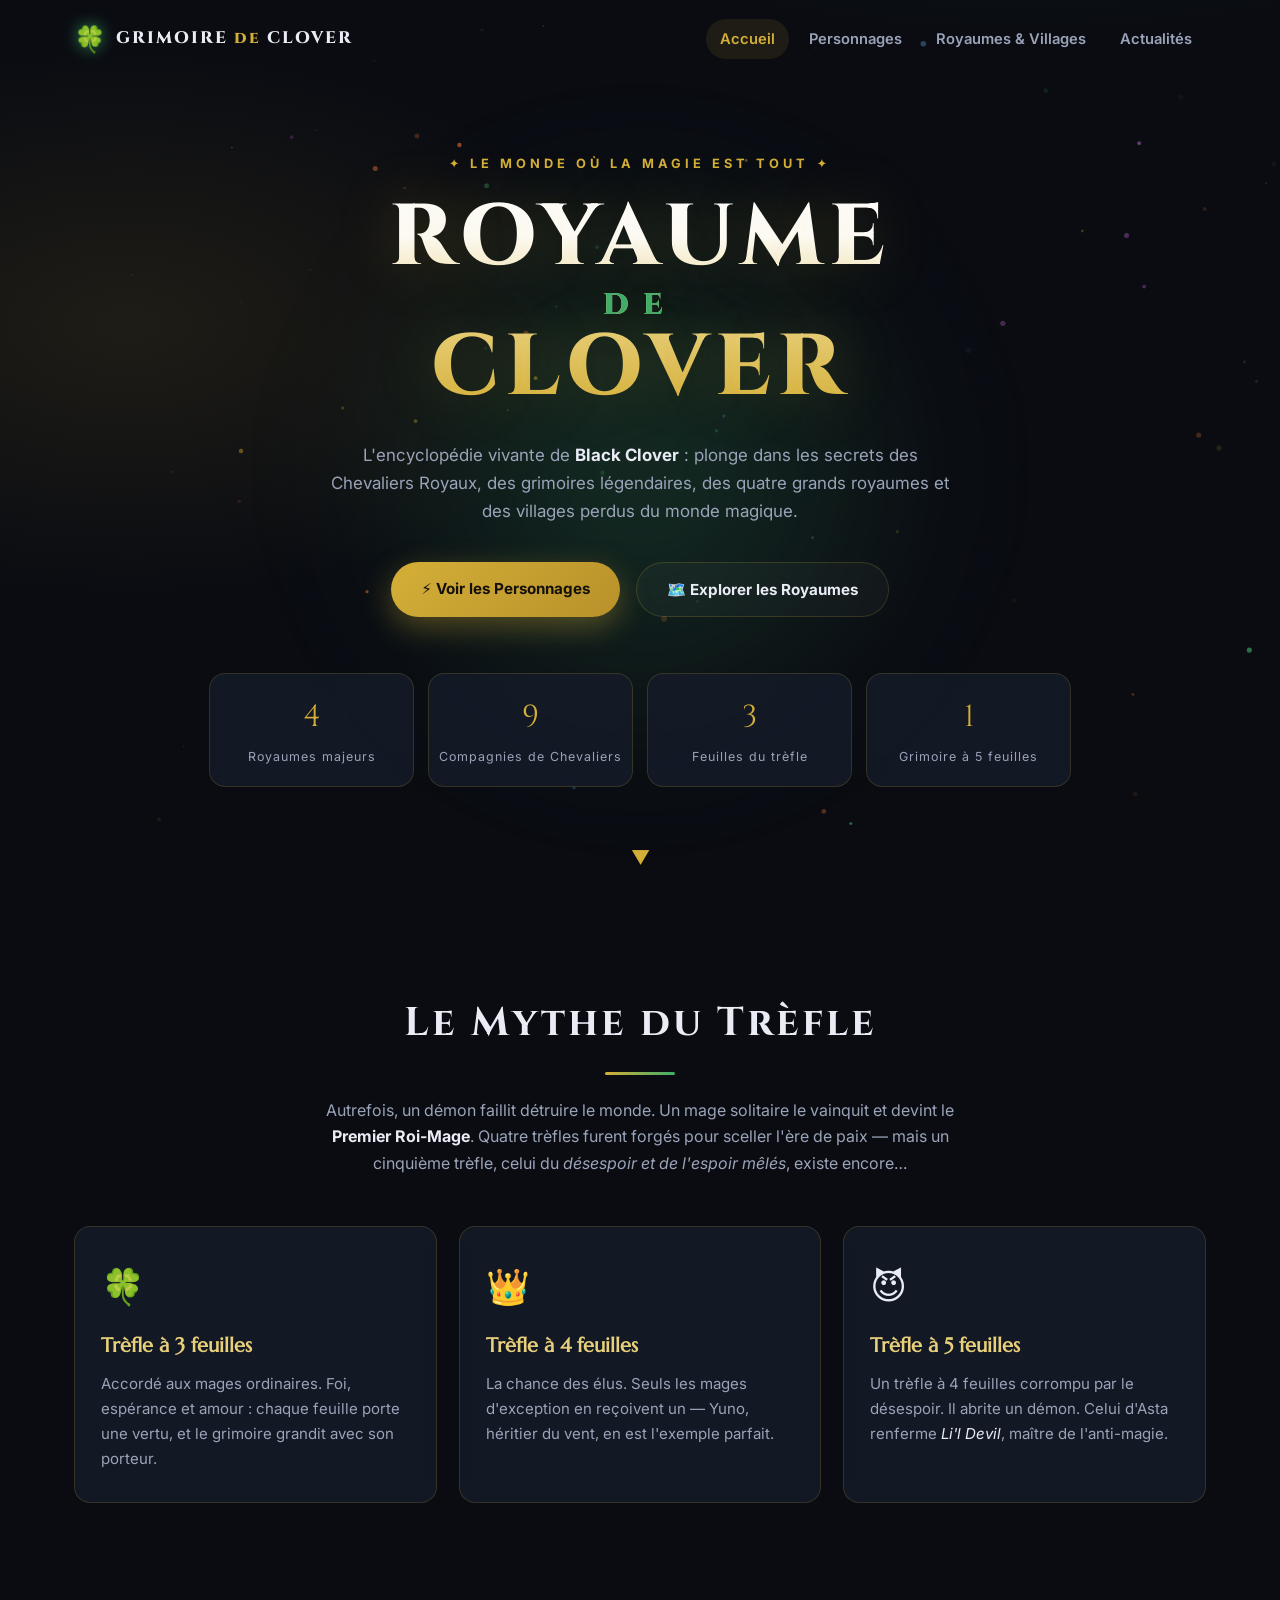
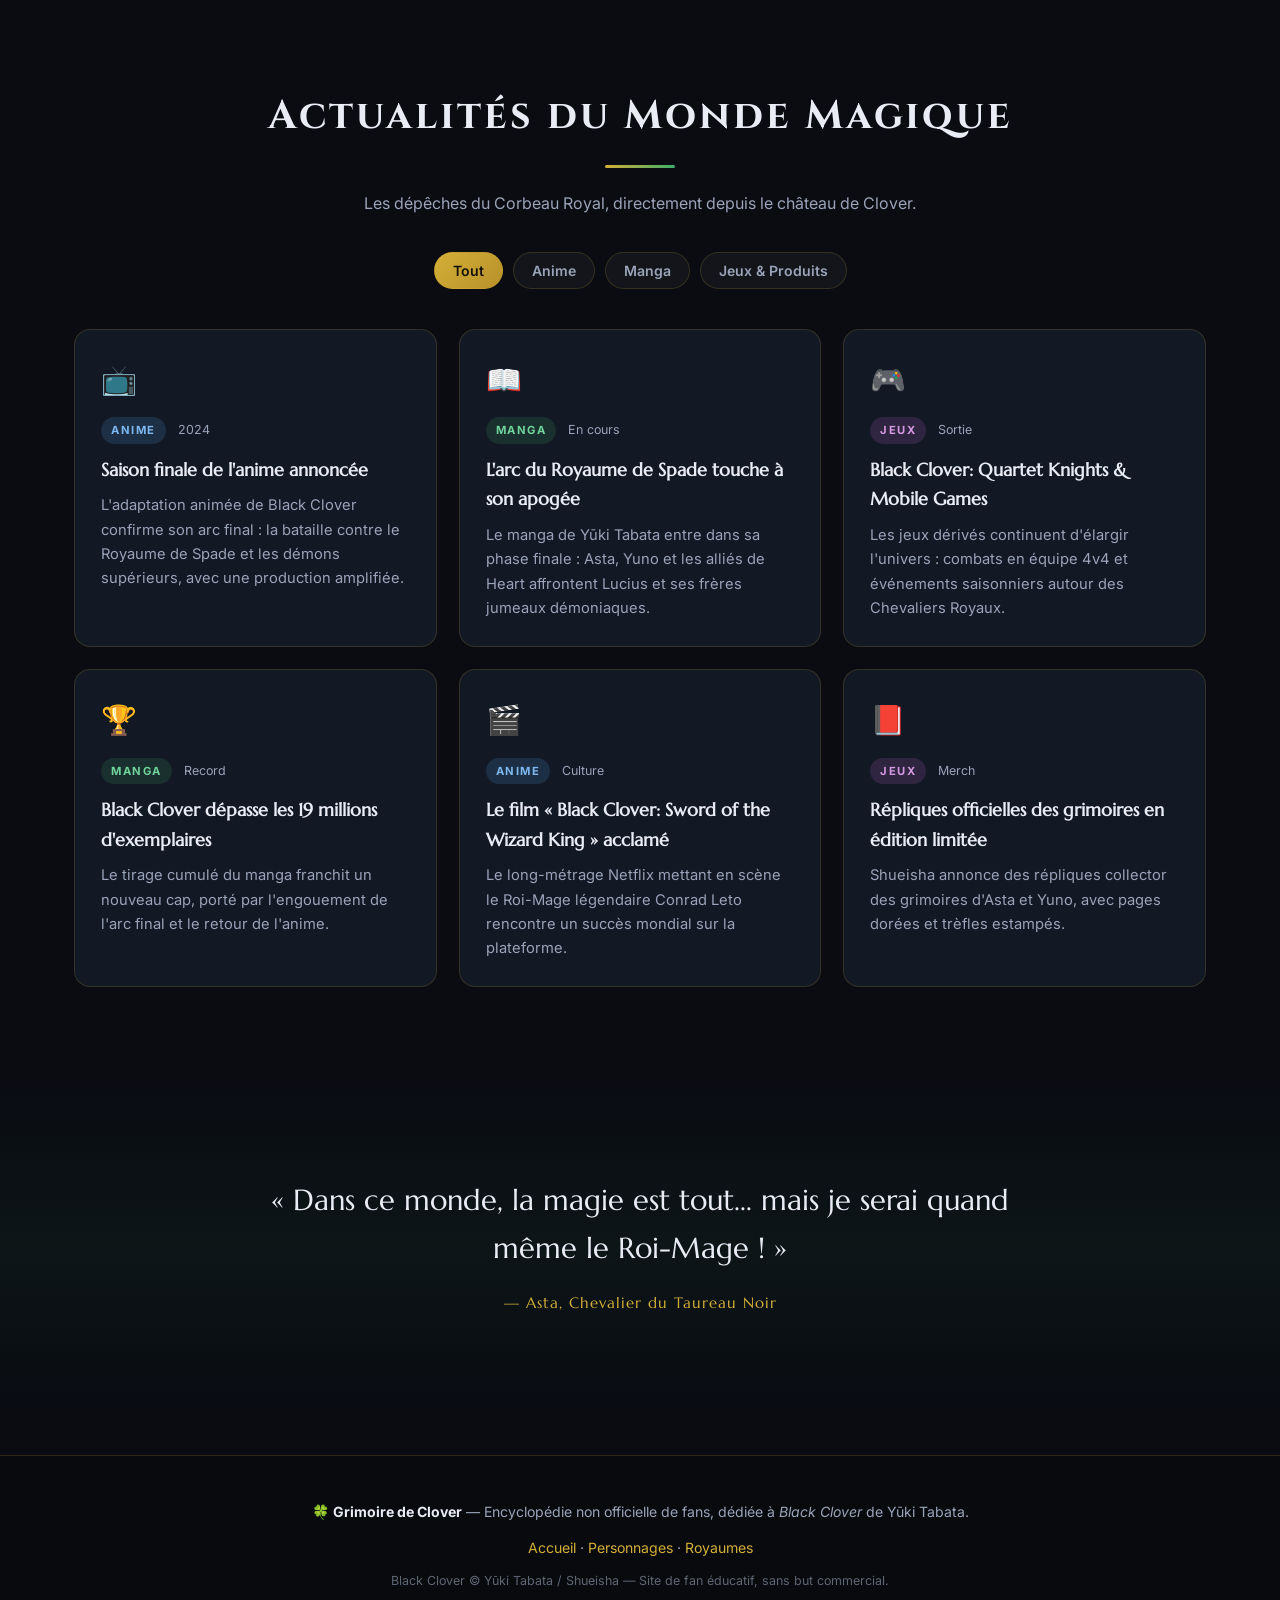
<file: index.html>
<!DOCTYPE html>
<html lang="fr">
<head>
  <meta charset="UTF-8" />
  <meta name="viewport" content="width=device-width, initial-scale=1.0" />
  <title>Grimoire du Royaume de Clover — Black Clover</title>
  <meta name="description" content="Le site ultime de Black Clover : biographies détaillées des personnages, royaumes, villages et actualités du monde magique." />
  <link rel="preconnect" href="https://fonts.googleapis.com" />
  <link href="https://fonts.googleapis.com/css2?family=Cinzel:wght@600;800&family=Marcellus&family=Inter:wght@300;400;600;700&display=swap" rel="stylesheet" />
  <link rel="stylesheet" href="css/style.css" />
  <link rel="icon" href="data:image/svg+xml,<svg xmlns='http://www.w3.org/2000/svg' viewBox='0 0 100 100'><text y='.9em' font-size='90'>🍀</text></svg>" />
</head>
<body>
  <canvas id="magic-particles" aria-hidden="true"></canvas>

  <header class="navbar" id="navbar">
    <div class="nav-inner">
      <a class="brand" href="index.html">
        <span class="brand-clover">🍀</span>
        <span class="brand-text">GRIMOIRE <em>de</em> CLOVER</span>
      </a>
      <nav class="nav-links" id="nav-links">
        <a href="index.html" class="active">Accueil</a>
        <a href="personnages.html">Personnages</a>
        <a href="royaumes.html">Royaumes &amp; Villages</a>
        <a href="index.html#actualites">Actualités</a>
      </nav>
      <button class="nav-toggle" id="nav-toggle" aria-label="Menu">☰</button>
    </div>
  </header>

  <main>
    <!-- ============ HERO ============ -->
    <section class="hero">
      <div class="hero-glow"></div>
      <div class="hero-content">
        <p class="hero-kicker">✦ Le monde où la magie est tout ✦</p>
        <h1 class="hero-title">ROYAUME <span>de</span> CLOVER</h1>
        <p class="hero-sub">
          L'encyclopédie vivante de <strong>Black Clover</strong> : plonge dans les secrets des Chevaliers Royaux,
          des grimoires légendaires, des quatre grands royaumes et des villages perdus du monde magique.
        </p>
        <div class="hero-actions">
          <a href="personnages.html" class="btn btn-primary">⚡ Voir les Personnages</a>
          <a href="royaumes.html" class="btn btn-ghost">🗺️ Explorer les Royaumes</a>
        </div>
        <div class="hero-stats" id="hero-stats">
          <div class="stat"><span data-count="4">0</span><small>Royaumes majeurs</small></div>
          <div class="stat"><span data-count="9">0</span><small>Compagnies de Chevaliers</small></div>
          <div class="stat"><span data-count="3">0</span><small>Feuilles du trèfle</small></div>
          <div class="stat"><span data-count="1">0</span><small>Grimoire à 5 feuilles</small></div>
        </div>
      </div>
      <div class="scroll-hint">▼</div>
    </section>

    <!-- ============ LORE ============ -->
    <section class="section lore">
      <h2 class="section-title reveal">Le Mythe du Trèfle</h2>
      <p class="section-sub reveal">
        Autrefois, un démon faillit détruire le monde. Un mage solitaire le vainquit et devint le
        <strong>Premier Roi-Mage</strong>. Quatre trèfles furent forgés pour sceller l'ère de paix —
        mais un cinquième trèfle, celui du <em>désespoir et de l'espoir mêlés</em>, existe encore…
      </p>
      <div class="lore-grid">
        <article class="card reveal">
          <div class="card-icon">🍀</div>
          <h3>Trèfle à 3 feuilles</h3>
          <p>Accordé aux mages ordinaires. Foi, espérance et amour : chaque feuille porte une vertu, et le grimoire grandit avec son porteur.</p>
        </article>
        <article class="card reveal">
          <div class="card-icon">👑</div>
          <h3>Trèfle à 4 feuilles</h3>
          <p>La chance des élus. Seuls les mages d'exception en reçoivent un — Yuno, héritier du vent, en est l'exemple parfait.</p>
        </article>
        <article class="card reveal">
          <div class="card-icon">😈</div>
          <h3>Trèfle à 5 feuilles</h3>
          <p>Un trèfle à 4 feuilles corrompu par le désespoir. Il abrite un démon. Celui d'Asta renferme <em>Li'l Devil</em>, maître de l'anti-magie.</p>
        </article>
      </div>
    </section>

    <!-- ============ ACTUALITES ============ -->
    <section class="section news" id="actualites">
      <h2 class="section-title reveal">Actualités du Monde Magique</h2>
      <p class="section-sub reveal">Les dépêches du Corbeau Royal, directement depuis le château de Clover.</p>

      <div class="news-filters reveal">
        <button class="chip active" data-filter="all">Tout</button>
        <button class="chip" data-filter="anime">Anime</button>
        <button class="chip" data-filter="manga">Manga</button>
        <button class="chip" data-filter="jeux">Jeux &amp; Produits</button>
      </div>

      <div class="news-grid" id="news-grid"></div>
    </section>

    <!-- ============ CITATION ============ -->
    <section class="quote-banner">
      <blockquote class="reveal">
        «&nbsp;Dans ce monde, la magie est tout… mais je serai quand même le Roi-Mage&nbsp;!&nbsp;»
        <cite>— Asta, Chevalier du Taureau Noir</cite>
      </blockquote>
    </section>
  </main>

  <footer class="footer">
    <div class="footer-inner">
      <p><strong>🍀 Grimoire de Clover</strong> — Encyclopédie non officielle de fans, dédiée à <em>Black Clover</em> de Yūki Tabata.</p>
      <p class="footer-links">
        <a href="index.html">Accueil</a> · <a href="personnages.html">Personnages</a> · <a href="royaumes.html">Royaumes</a>
      </p>
      <p class="footer-copy">Black Clover © Yūki Tabata / Shueisha — Site de fan éducatif, sans but commercial.</p>
    </div>
  </footer>

  <script src="js/data.js"></script>
  <script src="js/script.js"></script>
</body>
</html>
</file>
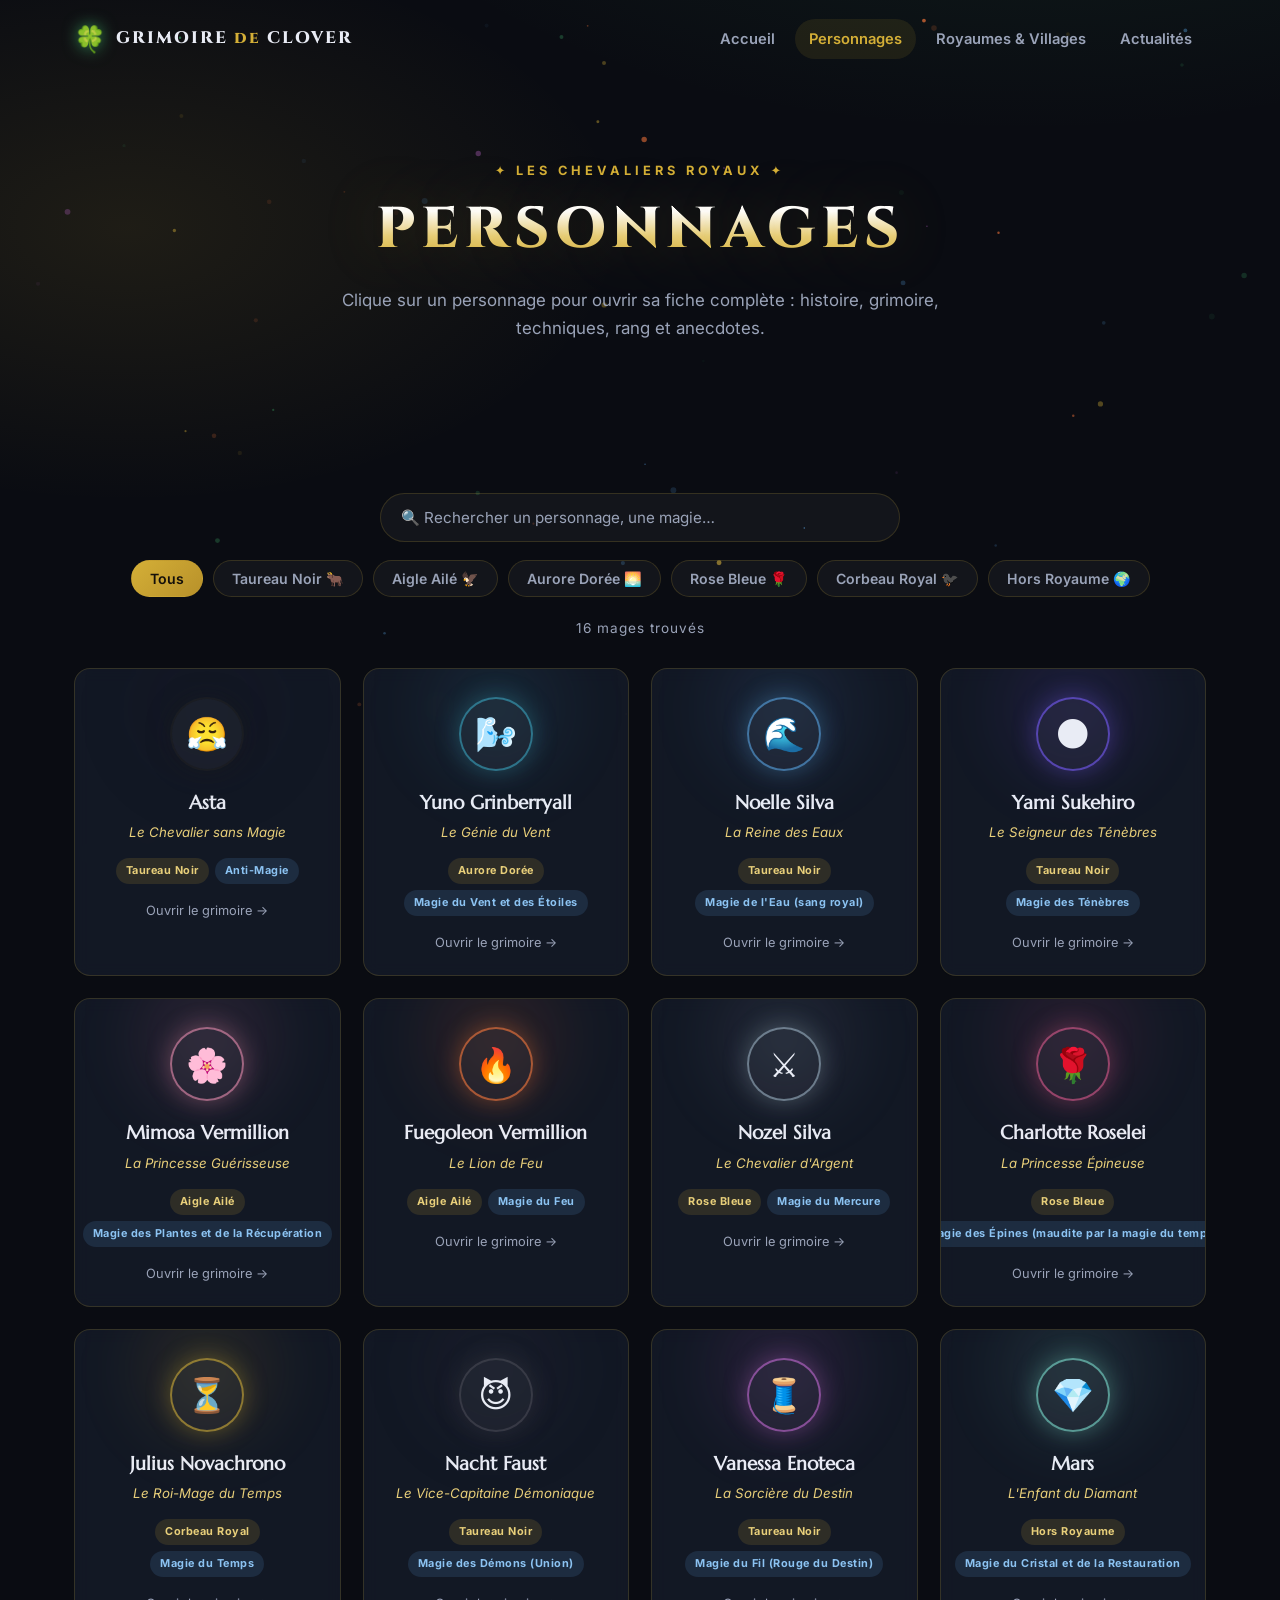
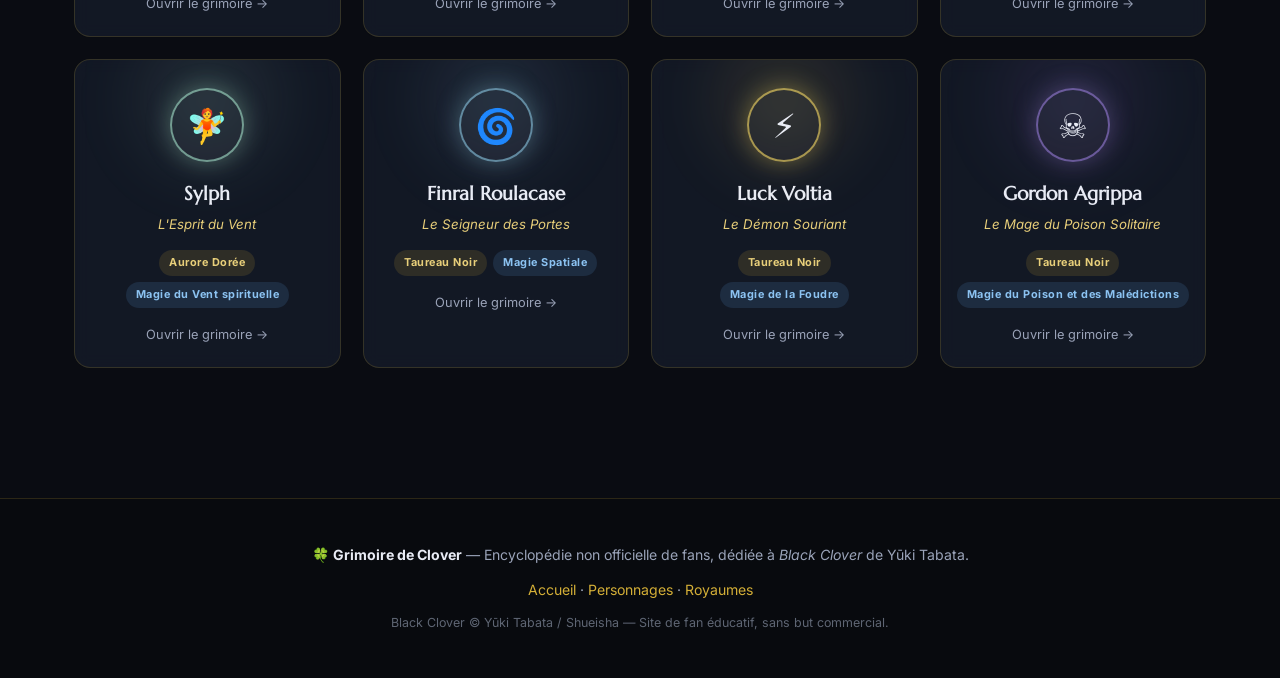
<file: personnages.html>
<!DOCTYPE html>
<html lang="fr">
<head>
  <meta charset="UTF-8" />
  <meta name="viewport" content="width=device-width, initial-scale=1.0" />
  <title>Personnages — Grimoire du Royaume de Clover</title>
  <meta name="description" content="Biographies détaillées des personnages de Black Clover : Asta, Yuno, Noelle, Yami, les compagnies de Chevaliers Royaux et leurs grimoires." />
  <link rel="preconnect" href="https://fonts.googleapis.com" />
  <link href="https://fonts.googleapis.com/css2?family=Cinzel:wght@600;800&family=Marcellus&family=Inter:wght@300;400;600;700&display=swap" rel="stylesheet" />
  <link rel="stylesheet" href="css/style.css" />
  <link rel="icon" href="data:image/svg+xml,<svg xmlns='http://www.w3.org/2000/svg' viewBox='0 0 100 100'><text y='.9em' font-size='90'>🍀</text></svg>" />
</head>
<body>
  <canvas id="magic-particles" aria-hidden="true"></canvas>

  <header class="navbar" id="navbar">
    <div class="nav-inner">
      <a class="brand" href="index.html">
        <span class="brand-clover">🍀</span>
        <span class="brand-text">GRIMOIRE <em>de</em> CLOVER</span>
      </a>
      <nav class="nav-links" id="nav-links">
        <a href="index.html">Accueil</a>
        <a href="personnages.html" class="active">Personnages</a>
        <a href="royaumes.html">Royaumes &amp; Villages</a>
        <a href="index.html#actualites">Actualités</a>
      </nav>
      <button class="nav-toggle" id="nav-toggle" aria-label="Menu">☰</button>
    </div>
  </header>

  <main>
    <section class="page-hero">
      <p class="hero-kicker">✦ Les Chevaliers Royaux ✦</p>
      <h1 class="hero-title small">PERSONNAGES</h1>
      <p class="hero-sub">Clique sur un personnage pour ouvrir sa fiche complète : histoire, grimoire, techniques, rang et anecdotes.</p>
    </section>

    <section class="section">
      <div class="char-controls reveal">
        <div class="search-box">
          <input type="search" id="char-search" placeholder="🔍 Rechercher un personnage, une magie…" aria-label="Rechercher un personnage" />
        </div>
        <div class="squad-filter" id="squad-filter">
          <button class="chip active" data-squad="all">Tous</button>
          <button class="chip" data-squad="Taureau Noir">Taureau Noir 🐂</button>
          <button class="chip" data-squad="Aigle Ailé">Aigle Ailé 🦅</button>
          <button class="chip" data-squad="Aurore Dorée">Aurore Dorée 🌅</button>
          <button class="chip" data-squad="Rose Bleue">Rose Bleue 🌹</button>
          <button class="chip" data-squad="Corbeau Royal">Corbeau Royal 🐦‍⬛</button>
          <button class="chip" data-squad="Hors Royaume">Hors Royaume 🌍</button>
        </div>
      </div>
      <p class="result-count" id="result-count"></p>
      <div class="char-grid" id="char-grid"></div>
      <p class="empty-state" id="empty-state" hidden>Aucun mage ne répond à cette recherche… 🍀</p>
    </section>
  </main>

  <!-- ============ MODALE FICHE PERSONNAGE ============ -->
  <div class="modal-overlay" id="char-modal" aria-hidden="true">
    <div class="modal" role="dialog" aria-modal="true">
      <button class="modal-close" id="modal-close" aria-label="Fermer">✕</button>
      <div class="modal-body" id="modal-body"></div>
    </div>
  </div>

  <footer class="footer">
    <div class="footer-inner">
      <p><strong>🍀 Grimoire de Clover</strong> — Encyclopédie non officielle de fans, dédiée à <em>Black Clover</em> de Yūki Tabata.</p>
      <p class="footer-links">
        <a href="index.html">Accueil</a> · <a href="personnages.html">Personnages</a> · <a href="royaumes.html">Royaumes</a>
      </p>
      <p class="footer-copy">Black Clover © Yūki Tabata / Shueisha — Site de fan éducatif, sans but commercial.</p>
    </div>
  </footer>

  <script src="js/data.js"></script>
  <script src="js/script.js"></script>
</body>
</html>
</file>
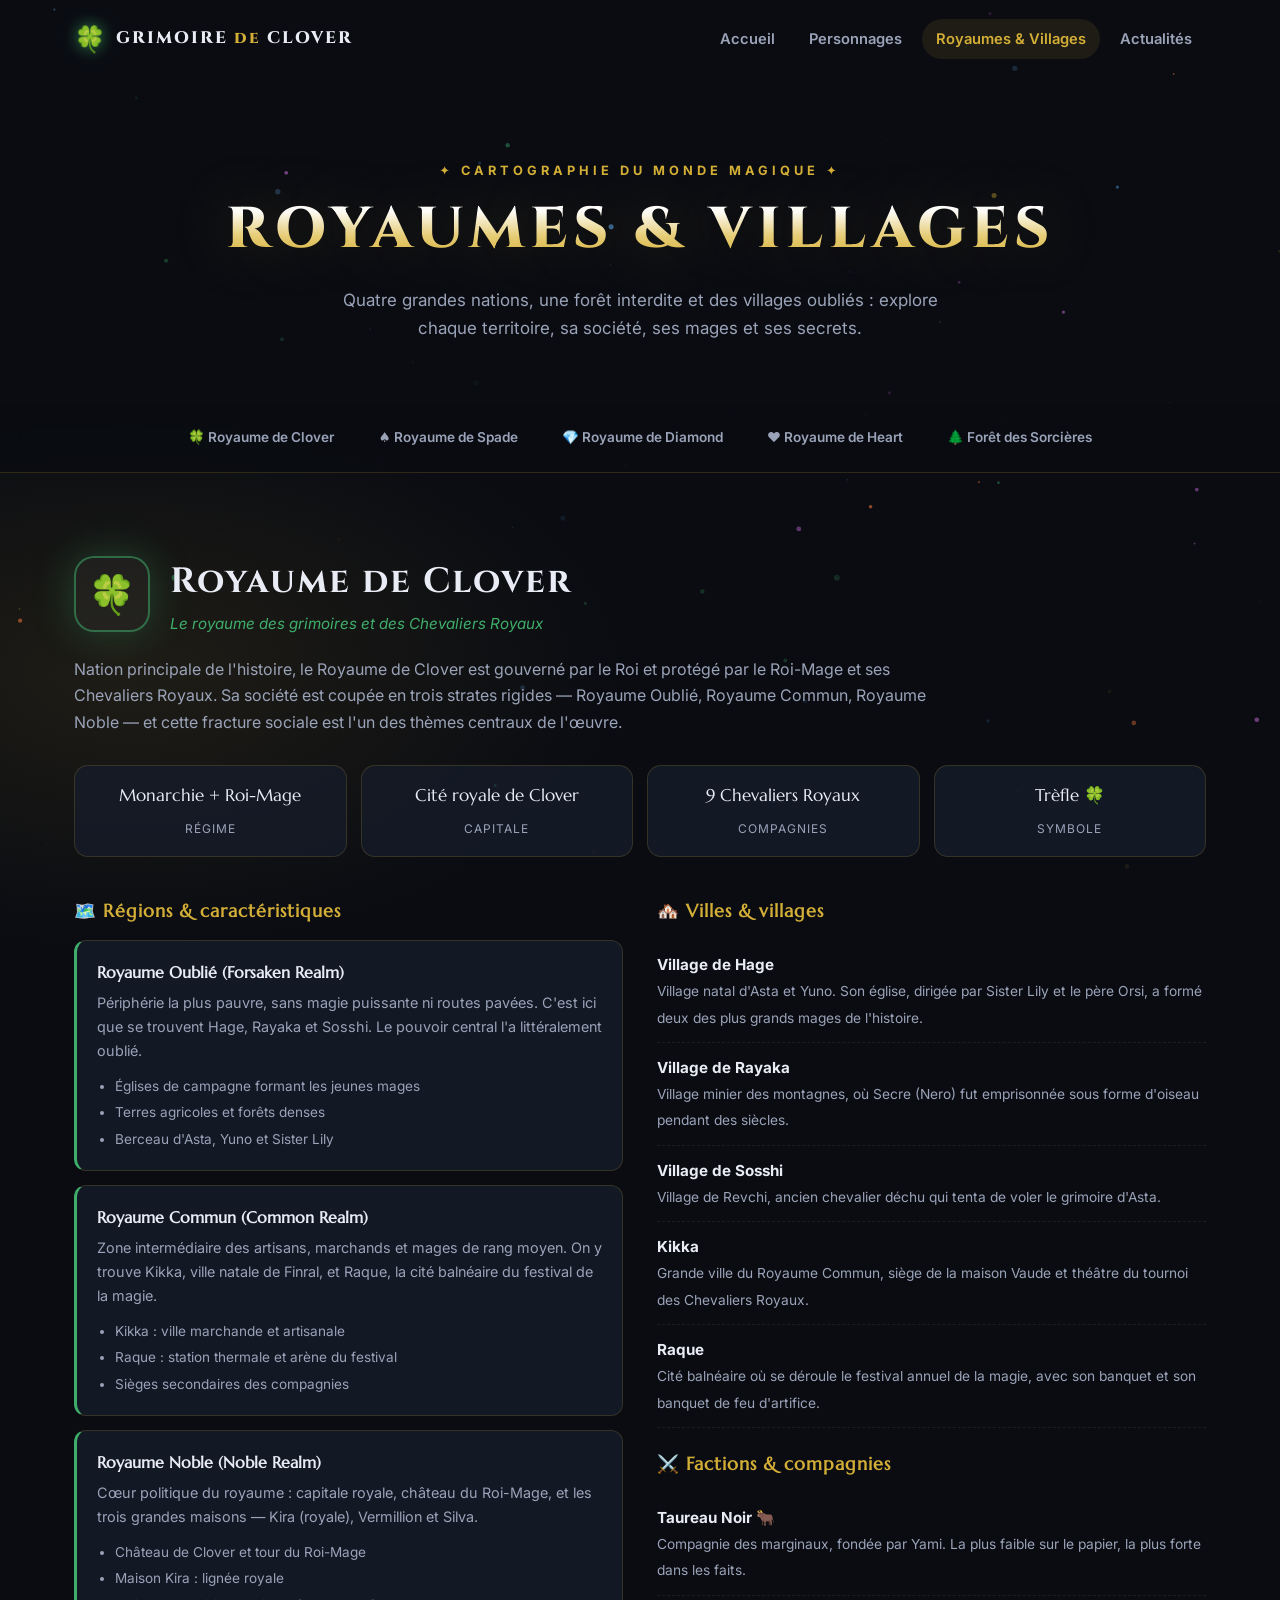
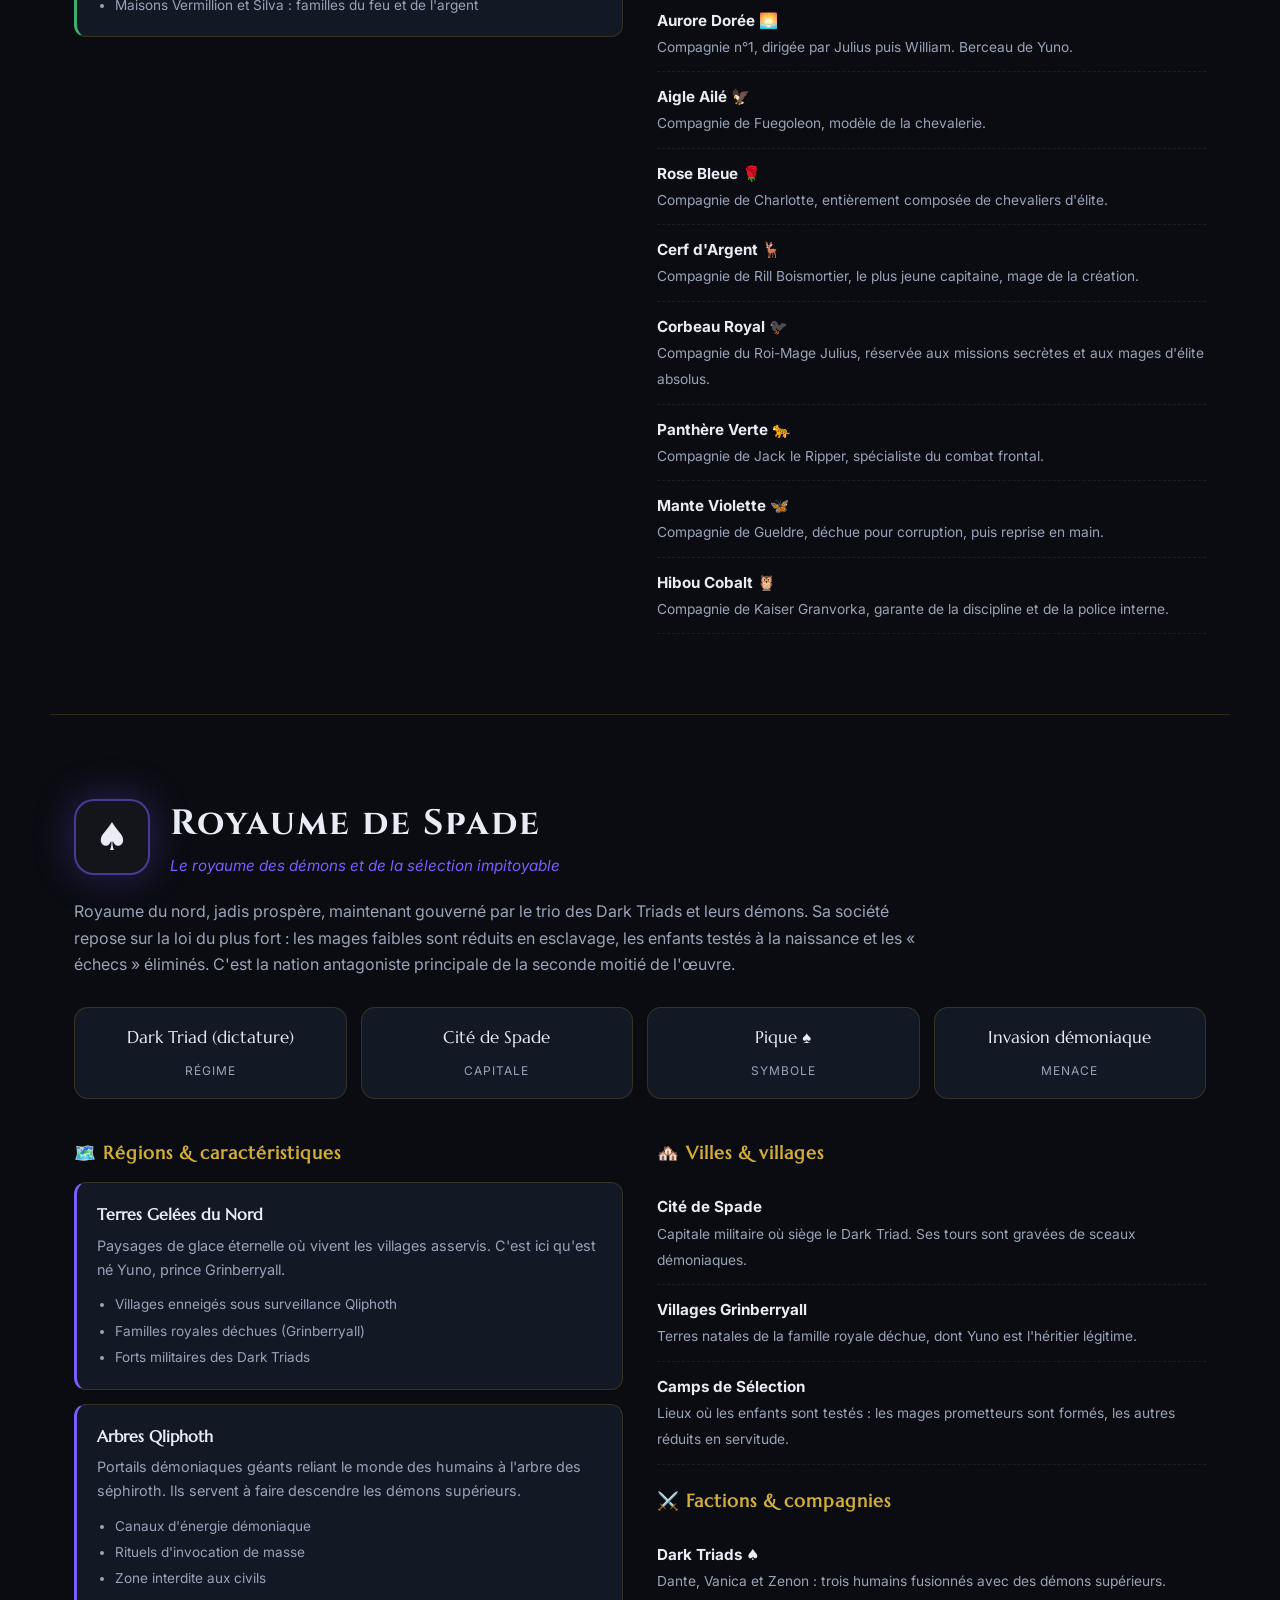
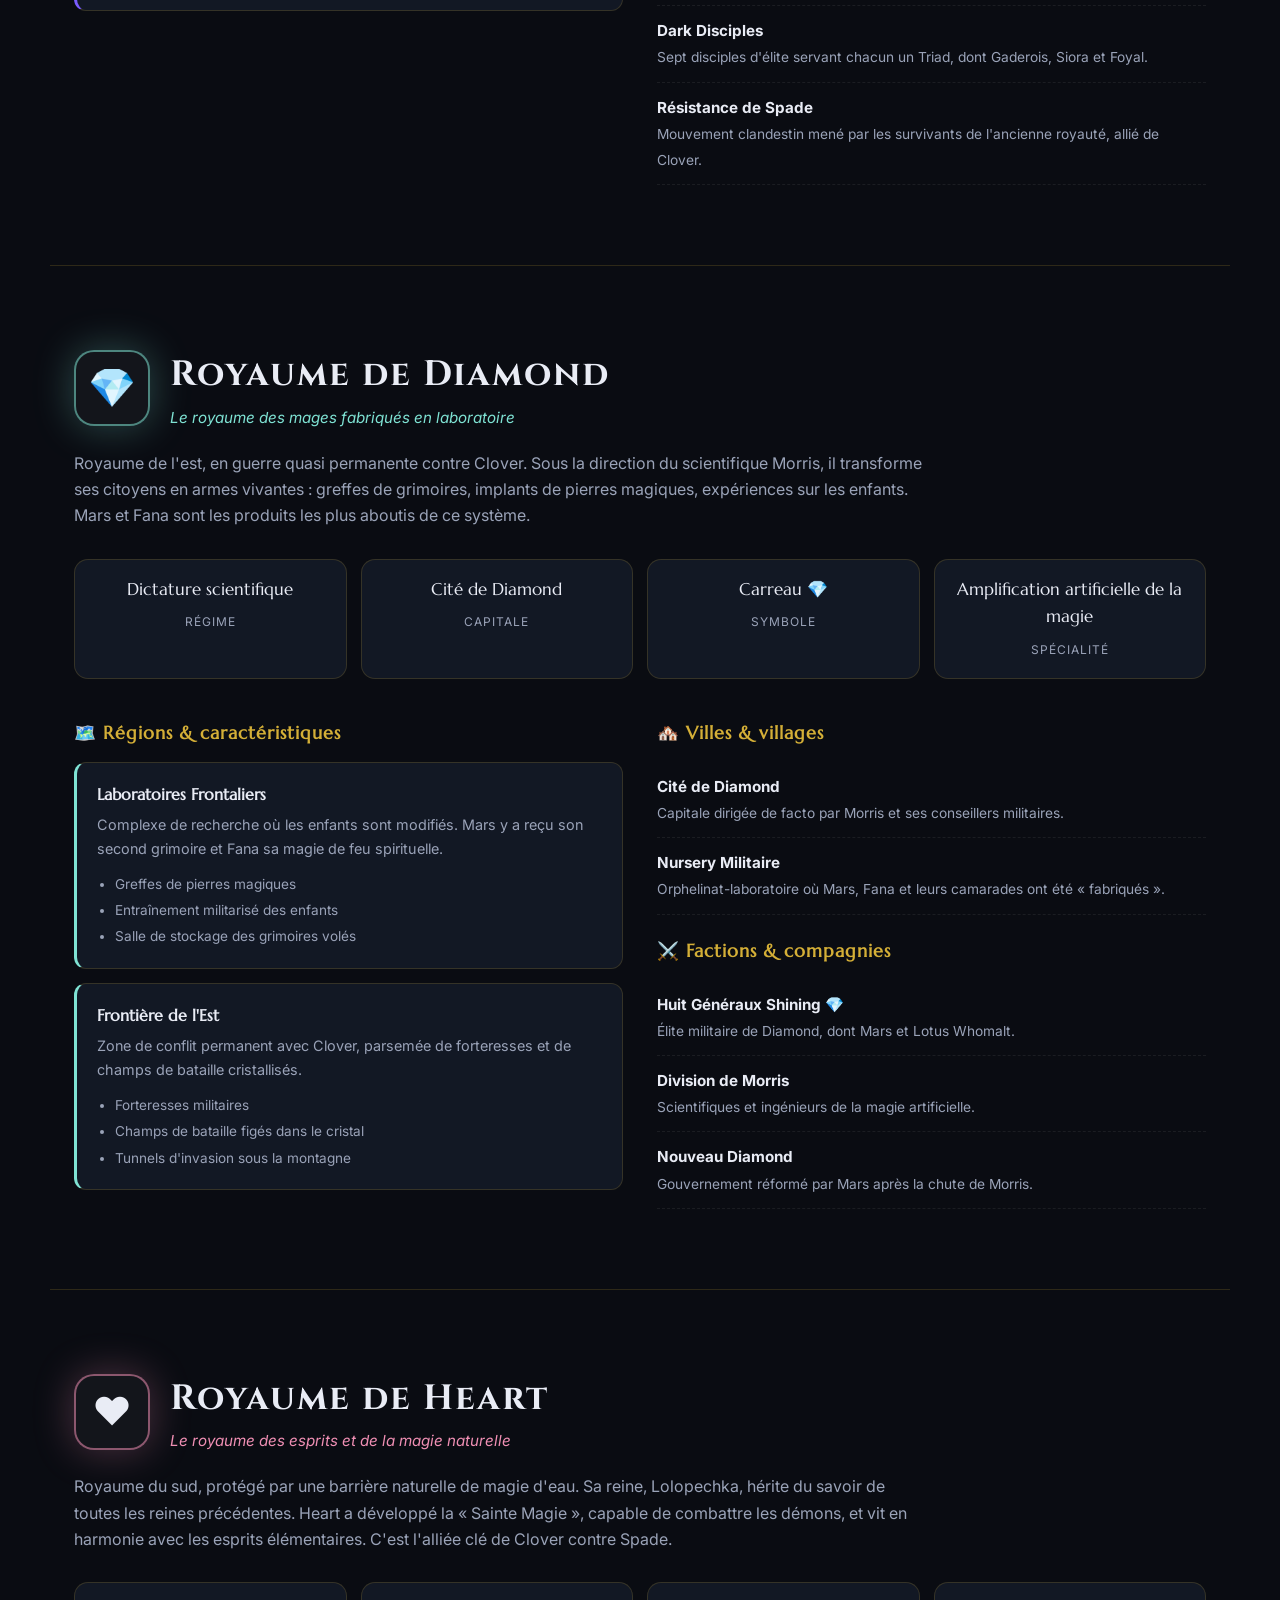
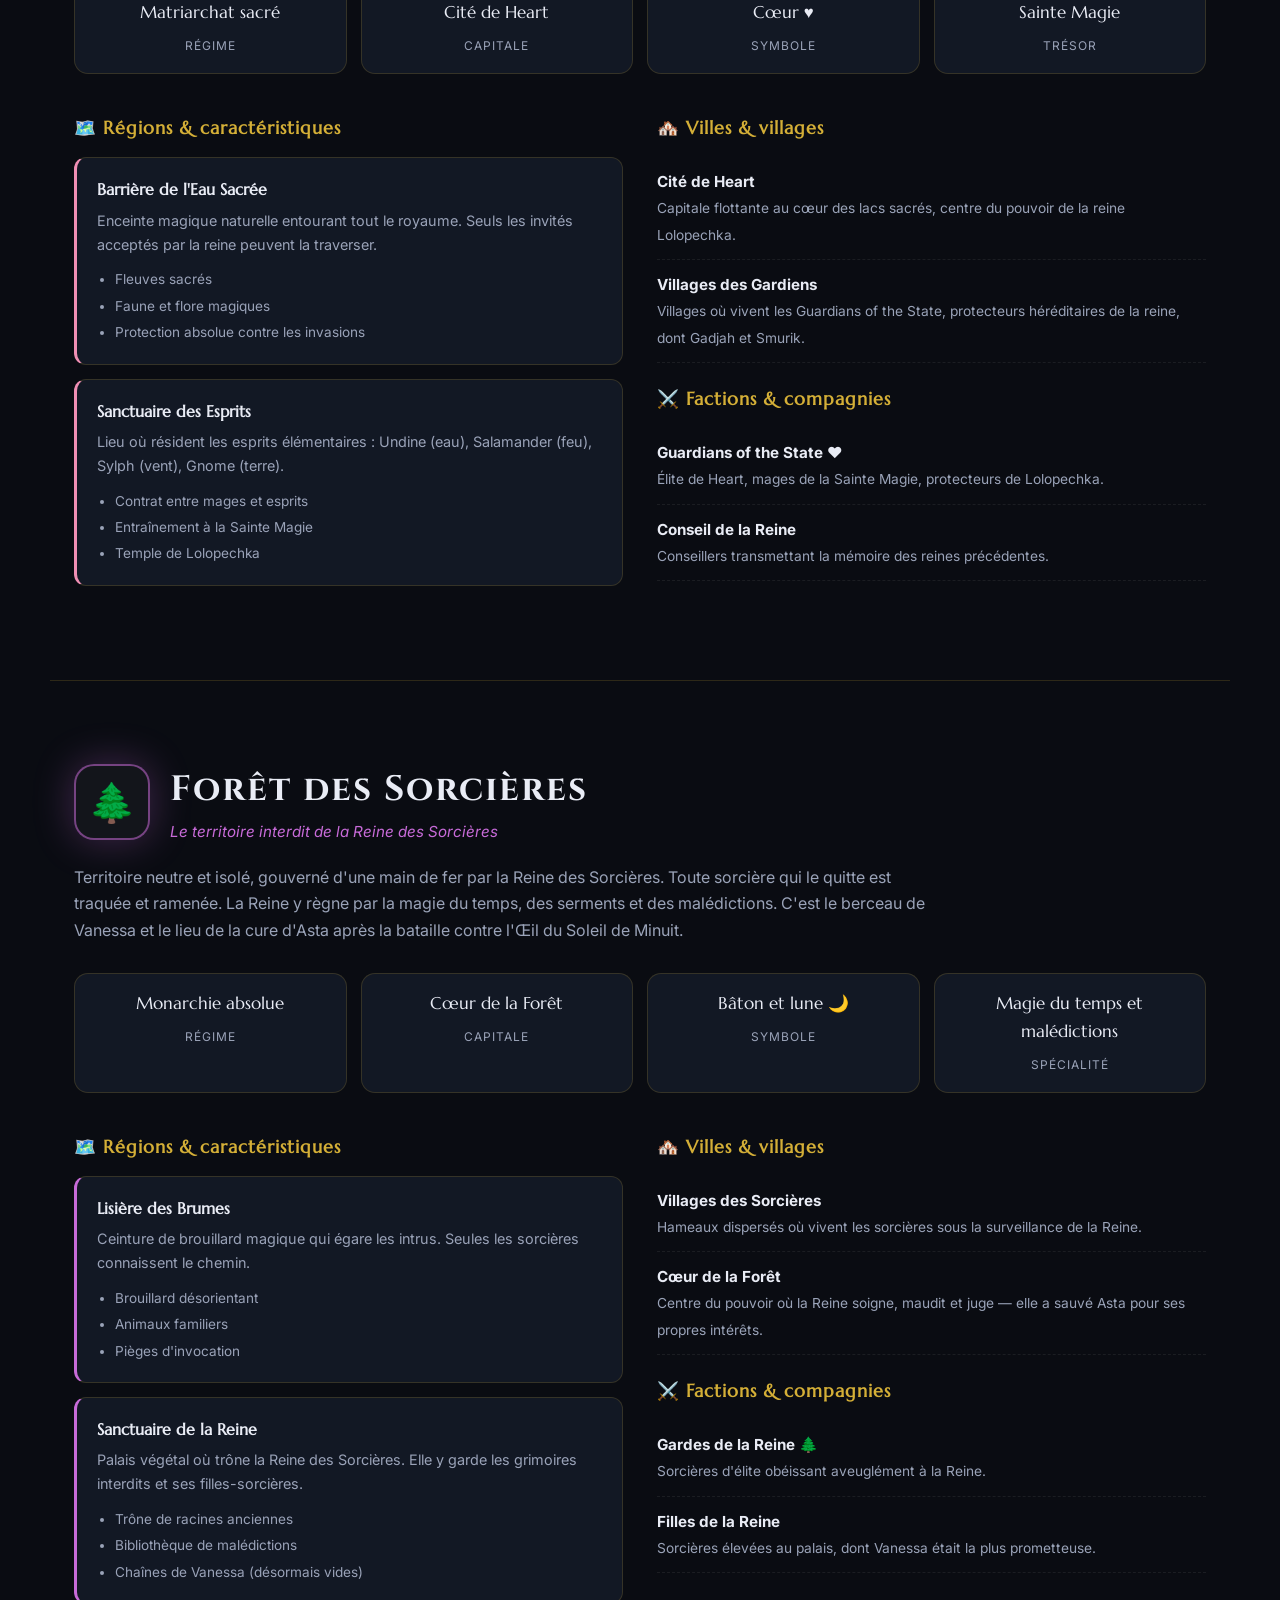
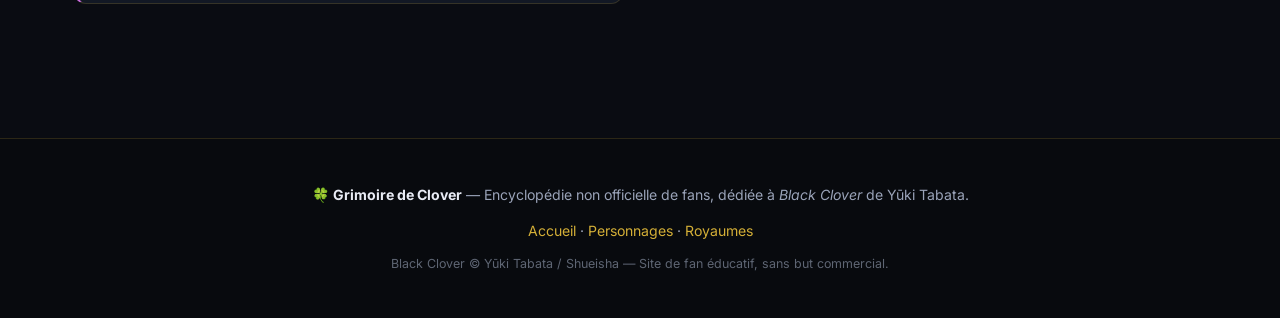
<file: royaumes.html>
<!DOCTYPE html>
<html lang="fr">
<head>
  <meta charset="UTF-8" />
  <meta name="viewport" content="width=device-width, initial-scale=1.0" />
  <title>Royaumes &amp; Villages — Grimoire du Royaume de Clover</title>
  <meta name="description" content="Cartographie détaillée du monde de Black Clover : Royaume de Clover, de Spade, de Diamond, de Heart, la Forêt des Sorcières et les villages de Hage, Kikka et Raque." />
  <link rel="preconnect" href="https://fonts.googleapis.com" />
  <link href="https://fonts.googleapis.com/css2?family=Cinzel:wght@600;800&family=Marcellus&family=Inter:wght@300;400;600;700&display=swap" rel="stylesheet" />
  <link rel="stylesheet" href="css/style.css" />
  <link rel="icon" href="data:image/svg+xml,<svg xmlns='http://www.w3.org/2000/svg' viewBox='0 0 100 100'><text y='.9em' font-size='90'>🍀</text></svg>" />
</head>
<body>
  <canvas id="magic-particles" aria-hidden="true"></canvas>

  <header class="navbar" id="navbar">
    <div class="nav-inner">
      <a class="brand" href="index.html">
        <span class="brand-clover">🍀</span>
        <span class="brand-text">GRIMOIRE <em>de</em> CLOVER</span>
      </a>
      <nav class="nav-links" id="nav-links">
        <a href="index.html">Accueil</a>
        <a href="personnages.html">Personnages</a>
        <a href="royaumes.html" class="active">Royaumes &amp; Villages</a>
        <a href="index.html#actualites">Actualités</a>
      </nav>
      <button class="nav-toggle" id="nav-toggle" aria-label="Menu">☰</button>
    </div>
  </header>

  <main>
    <section class="page-hero">
      <p class="hero-kicker">✦ Cartographie du Monde Magique ✦</p>
      <h1 class="hero-title small">ROYAUMES &amp; VILLAGES</h1>
      <p class="hero-sub">Quatre grandes nations, une forêt interdite et des villages oubliés : explore chaque territoire, sa société, ses mages et ses secrets.</p>
    </section>

    <div class="realm-nav reveal" id="realm-nav"></div>
    <div id="realms-container"></div>
  </main>

  <footer class="footer">
    <div class="footer-inner">
      <p><strong>🍀 Grimoire de Clover</strong> — Encyclopédie non officielle de fans, dédiée à <em>Black Clover</em> de Yūki Tabata.</p>
      <p class="footer-links">
        <a href="index.html">Accueil</a> · <a href="personnages.html">Personnages</a> · <a href="royaumes.html">Royaumes</a>
      </p>
      <p class="footer-copy">Black Clover © Yūki Tabata / Shueisha — Site de fan éducatif, sans but commercial.</p>
    </div>
  </footer>

  <script src="js/data.js"></script>
  <script src="js/script.js"></script>
</body>
</html>
</file>
<file: css/style.css>
/* ============================================================
   GRIMOIRE DE CLOVER — Feuille de style
   Palette : nuit d'encre, or royal, vert trèfle, accents magiques
   ============================================================ */

:root {
  --bg: #0a0c12;
  --bg-2: #10141f;
  --bg-3: #161c2b;
  --gold: #d4af37;
  --gold-soft: #e8cf7a;
  --clover: #3fae6a;
  --ink: #e9ecf5;
  --muted: #9aa3b8;
  --line: rgba(212, 175, 55, 0.18);
  --card: rgba(22, 28, 43, 0.75);
  --shadow: 0 18px 50px rgba(0, 0, 0, 0.5);
  --radius: 16px;
  --font-title: "Cinzel", serif;
  --font-serif: "Marcellus", serif;
  --font-body: "Inter", system-ui, sans-serif;
}

* { margin: 0; padding: 0; box-sizing: border-box; }

html { scroll-behavior: smooth; }

body {
  background:
    radial-gradient(1200px 600px at 80% -10%, rgba(63, 174, 106, 0.12), transparent 60%),
    radial-gradient(900px 500px at 10% 10%, rgba(212, 175, 55, 0.1), transparent 55%),
    var(--bg);
  color: var(--ink);
  font-family: var(--font-body);
  line-height: 1.65;
  overflow-x: hidden;
}

::selection { background: rgba(212, 175, 55, 0.35); }

/* Scrollbar */
::-webkit-scrollbar { width: 10px; }
::-webkit-scrollbar-track { background: var(--bg-2); }
::-webkit-scrollbar-thumb { background: linear-gradient(var(--gold), var(--clover)); border-radius: 8px; }

#magic-particles {
  position: fixed;
  inset: 0;
  pointer-events: none;
  z-index: 1;
}

/* ================= NAVBAR ================= */
.navbar {
  position: fixed;
  top: 0; left: 0; right: 0;
  z-index: 50;
  padding: 18px 0;
  transition: background 0.35s, padding 0.35s, box-shadow 0.35s;
}
.navbar.scrolled {
  background: rgba(10, 12, 18, 0.9);
  backdrop-filter: blur(14px);
  padding: 10px 0;
  box-shadow: 0 6px 30px rgba(0, 0, 0, 0.4);
  border-bottom: 1px solid var(--line);
}
.nav-inner {
  max-width: 1180px;
  margin: 0 auto;
  padding: 0 24px;
  display: flex;
  align-items: center;
  justify-content: space-between;
  gap: 20px;
}
.brand {
  display: flex;
  align-items: center;
  gap: 10px;
  text-decoration: none;
  z-index: 2;
}
.brand-clover { font-size: 1.6rem; filter: drop-shadow(0 0 8px rgba(63, 174, 106, 0.8)); }
.brand-text {
  font-family: var(--font-title);
  font-weight: 800;
  font-size: 1.05rem;
  letter-spacing: 2px;
  color: var(--ink);
}
.brand-text em { color: var(--gold); font-style: normal; }
.nav-links {
  display: flex;
  gap: 6px;
}
.nav-links a {
  color: var(--muted);
  text-decoration: none;
  font-size: 0.92rem;
  font-weight: 600;
  padding: 8px 14px;
  border-radius: 999px;
  transition: color 0.25s, background 0.25s;
}
.nav-links a:hover { color: var(--ink); background: rgba(255, 255, 255, 0.06); }
.nav-links a.active { color: var(--gold); background: rgba(212, 175, 55, 0.1); }
.nav-toggle {
  display: none;
  background: none;
  border: 1px solid var(--line);
  color: var(--ink);
  font-size: 1.3rem;
  border-radius: 10px;
  padding: 6px 12px;
  cursor: pointer;
}

/* ================= HERO ================= */
.hero {
  position: relative;
  min-height: 100vh;
  display: flex;
  align-items: center;
  justify-content: center;
  text-align: center;
  padding: 120px 24px 80px;
  overflow: hidden;
  z-index: 2;
}
.hero-glow {
  position: absolute;
  width: 700px; height: 700px;
  border-radius: 50%;
  background: radial-gradient(circle, rgba(63, 174, 106, 0.22), transparent 65%);
  filter: blur(60px);
  animation: float 9s ease-in-out infinite;
}
@keyframes float {
  0%, 100% { transform: translateY(0) scale(1); }
  50% { transform: translateY(-30px) scale(1.06); }
}
.hero-content { position: relative; max-width: 880px; }
.hero-kicker {
  color: var(--gold);
  letter-spacing: 4px;
  text-transform: uppercase;
  font-size: 0.8rem;
  font-weight: 700;
  margin-bottom: 18px;
}
.hero-title {
  font-family: var(--font-title);
  font-weight: 800;
  font-size: clamp(2.6rem, 8vw, 5.4rem);
  letter-spacing: 6px;
  line-height: 1.08;
  background: linear-gradient(180deg, #fff 20%, var(--gold-soft) 60%, var(--gold));
  -webkit-background-clip: text;
  background-clip: text;
  -webkit-text-fill-color: transparent;
  text-shadow: 0 0 60px rgba(212, 175, 55, 0.25);
}
.hero-title span { display: block; font-size: 0.4em; letter-spacing: 14px; color: var(--clover); -webkit-text-fill-color: var(--clover); }
.hero-title.small { font-size: clamp(2rem, 6vw, 3.6rem); }
.hero-sub {
  margin: 26px auto 0;
  max-width: 640px;
  color: var(--muted);
  font-size: 1.06rem;
}
.hero-sub strong { color: var(--ink); }
.hero-actions {
  margin-top: 36px;
  display: flex;
  gap: 16px;
  justify-content: center;
  flex-wrap: wrap;
}
.btn {
  display: inline-block;
  padding: 14px 30px;
  border-radius: 999px;
  font-weight: 700;
  font-size: 0.95rem;
  text-decoration: none;
  transition: transform 0.25s, box-shadow 0.25s, background 0.25s;
}
.btn-primary {
  background: linear-gradient(135deg, var(--gold), #b8912a);
  color: #14100a;
  box-shadow: 0 10px 30px rgba(212, 175, 55, 0.35);
}
.btn-primary:hover { transform: translateY(-3px); box-shadow: 0 16px 40px rgba(212, 175, 55, 0.5); }
.btn-ghost {
  border: 1px solid var(--line);
  color: var(--ink);
  background: rgba(255, 255, 255, 0.03);
}
.btn-ghost:hover { transform: translateY(-3px); border-color: var(--gold); color: var(--gold); }

.hero-stats {
  margin-top: 56px;
  display: grid;
  grid-template-columns: repeat(4, 1fr);
  gap: 14px;
}
.stat {
  background: var(--card);
  border: 1px solid var(--line);
  border-radius: var(--radius);
  padding: 18px 10px;
  backdrop-filter: blur(8px);
}
.stat span {
  font-family: var(--font-title);
  font-size: 1.9rem;
  color: var(--gold);
  display: block;
}
.stat small { color: var(--muted); font-size: 0.78rem; letter-spacing: 1px; }

.scroll-hint {
  position: absolute;
  bottom: 26px;
  left: 50%;
  transform: translateX(-50%);
  color: var(--gold);
  animation: bounce 1.8s infinite;
  font-size: 1.2rem;
}
@keyframes bounce {
  0%, 100% { transform: translate(-50%, 0); }
  50% { transform: translate(-50%, 10px); }
}

.page-hero {
  padding: 160px 24px 60px;
  text-align: center;
  position: relative;
  z-index: 2;
}

/* ================= SECTIONS ================= */
.section {
  position: relative;
  z-index: 2;
  max-width: 1180px;
  margin: 0 auto;
  padding: 90px 24px;
}
.section-title {
  font-family: var(--font-title);
  font-size: clamp(1.7rem, 4vw, 2.5rem);
  letter-spacing: 3px;
  text-align: center;
  color: var(--ink);
}
.section-title::after {
  content: "";
  display: block;
  width: 70px; height: 3px;
  margin: 16px auto 0;
  border-radius: 3px;
  background: linear-gradient(90deg, var(--gold), var(--clover));
}
.section-sub {
  text-align: center;
  color: var(--muted);
  max-width: 680px;
  margin: 22px auto 0;
}
.section-sub strong { color: var(--ink); }

/* Reveal animation */
.reveal {
  opacity: 0;
  transform: translateY(26px);
  transition: opacity 0.7s ease, transform 0.7s ease;
}
.reveal.visible { opacity: 1; transform: none; }

/* ================= CARDS LORE ================= */
.lore-grid {
  margin-top: 50px;
  display: grid;
  grid-template-columns: repeat(auto-fit, minmax(260px, 1fr));
  gap: 22px;
}
.card {
  background: var(--card);
  border: 1px solid var(--line);
  border-radius: var(--radius);
  padding: 30px 26px;
  backdrop-filter: blur(8px);
  transition: transform 0.3s, border-color 0.3s, box-shadow 0.3s;
}
.card:hover {
  transform: translateY(-6px);
  border-color: rgba(212, 175, 55, 0.5);
  box-shadow: var(--shadow);
}
.card-icon { font-size: 2.2rem; margin-bottom: 14px; }
.card h3 {
  font-family: var(--font-serif);
  font-size: 1.25rem;
  color: var(--gold-soft);
  margin-bottom: 10px;
}
.card p { color: var(--muted); font-size: 0.94rem; }
.card em { color: var(--ink); }

/* ================= NEWS ================= */
.news-filters {
  display: flex;
  justify-content: center;
  gap: 10px;
  flex-wrap: wrap;
  margin-top: 36px;
}
.chip {
  background: rgba(255, 255, 255, 0.04);
  border: 1px solid var(--line);
  color: var(--muted);
  padding: 9px 18px;
  border-radius: 999px;
  font-size: 0.88rem;
  font-weight: 600;
  cursor: pointer;
  transition: all 0.25s;
  font-family: var(--font-body);
}
.chip:hover { color: var(--ink); border-color: var(--gold); }
.chip.active {
  background: linear-gradient(135deg, var(--gold), #b8912a);
  color: #14100a;
  border-color: transparent;
}
.news-grid {
  margin-top: 40px;
  display: grid;
  grid-template-columns: repeat(auto-fill, minmax(320px, 1fr));
  gap: 22px;
}
.news-card {
  position: relative;
  background: var(--card);
  border: 1px solid var(--line);
  border-radius: var(--radius);
  padding: 26px;
  overflow: hidden;
  transition: transform 0.3s, border-color 0.3s;
}
.news-card::before {
  content: "";
  position: absolute;
  top: 0; left: 0; right: 0;
  height: 3px;
  background: linear-gradient(90deg, var(--gold), var(--clover));
  opacity: 0;
  transition: opacity 0.3s;
}
.news-card:hover { transform: translateY(-5px); border-color: rgba(212, 175, 55, 0.45); }
.news-card:hover::before { opacity: 1; }
.news-emoji { font-size: 1.8rem; margin-bottom: 12px; }
.news-tag {
  display: inline-block;
  font-size: 0.7rem;
  font-weight: 700;
  text-transform: uppercase;
  letter-spacing: 1.5px;
  padding: 4px 10px;
  border-radius: 999px;
  margin-right: 8px;
}
.tag-anime { background: rgba(90, 167, 232, 0.16); color: #7db8f0; }
.tag-manga { background: rgba(63, 174, 106, 0.16); color: #6fd39a; }
.tag-jeux { background: rgba(200, 107, 217, 0.16); color: #d79ae2; }
.news-date { color: var(--muted); font-size: 0.78rem; }
.news-card h3 {
  font-family: var(--font-serif);
  font-size: 1.12rem;
  margin: 12px 0 8px;
  color: var(--ink);
}
.news-card p { color: var(--muted); font-size: 0.92rem; }

/* ================= QUOTE ================= */
.quote-banner {
  position: relative;
  z-index: 2;
  padding: 100px 24px;
  text-align: center;
  background: linear-gradient(180deg, transparent, rgba(63, 174, 106, 0.06), transparent);
}
.quote-banner blockquote {
  font-family: var(--font-serif);
  font-size: clamp(1.2rem, 3vw, 1.8rem);
  max-width: 760px;
  margin: 0 auto;
  color: var(--ink);
}
.quote-banner cite {
  display: block;
  margin-top: 18px;
  color: var(--gold);
  font-style: normal;
  font-size: 0.95rem;
  letter-spacing: 1px;
}

/* ================= PERSONNAGES ================= */
.char-controls {
  display: flex;
  flex-direction: column;
  gap: 18px;
  align-items: center;
}
.search-box { width: 100%; max-width: 520px; }
.search-box input {
  width: 100%;
  padding: 14px 20px;
  border-radius: 999px;
  border: 1px solid var(--line);
  background: rgba(255, 255, 255, 0.04);
  color: var(--ink);
  font-size: 0.95rem;
  font-family: var(--font-body);
  outline: none;
  transition: border-color 0.25s, box-shadow 0.25s;
}
.search-box input::placeholder { color: var(--muted); }
.search-box input:focus {
  border-color: var(--gold);
  box-shadow: 0 0 0 4px rgba(212, 175, 55, 0.12);
}
.squad-filter {
  display: flex;
  gap: 10px;
  flex-wrap: wrap;
  justify-content: center;
}
.result-count {
  text-align: center;
  color: var(--muted);
  font-size: 0.85rem;
  margin-top: 20px;
  letter-spacing: 1px;
}
.char-grid {
  margin-top: 28px;
  display: grid;
  grid-template-columns: repeat(auto-fill, minmax(250px, 1fr));
  gap: 22px;
}
.char-card {
  position: relative;
  background: var(--card);
  border: 1px solid var(--line);
  border-radius: var(--radius);
  padding: 28px 22px 22px;
  text-align: center;
  cursor: pointer;
  overflow: hidden;
  transition: transform 0.3s, border-color 0.3s, box-shadow 0.3s;
  backdrop-filter: blur(8px);
}
.char-card:hover, .char-card:focus-visible {
  transform: translateY(-6px);
  border-color: var(--aura);
  box-shadow: 0 14px 40px color-mix(in srgb, var(--aura) 25%, transparent);
  outline: none;
}
.char-aura {
  position: absolute;
  top: -60px; left: 50%;
  width: 200px; height: 200px;
  transform: translateX(-50%);
  background: radial-gradient(circle, color-mix(in srgb, var(--aura) 30%, transparent), transparent 70%);
  filter: blur(30px);
  opacity: 0.5;
  transition: opacity 0.3s;
}
.char-card:hover .char-aura { opacity: 1; }
.char-emoji {
  position: relative;
  width: 74px; height: 74px;
  margin: 0 auto 16px;
  display: grid;
  place-items: center;
  font-size: 2.1rem;
  border-radius: 50%;
  background: rgba(255, 255, 255, 0.04);
  border: 2px solid color-mix(in srgb, var(--aura) 60%, transparent);
  box-shadow: 0 0 24px color-mix(in srgb, var(--aura) 35%, transparent);
}
.char-card h3 {
  font-family: var(--font-serif);
  font-size: 1.2rem;
  color: var(--ink);
}
.char-epithet {
  color: var(--gold-soft);
  font-size: 0.83rem;
  margin: 4px 0 14px;
  font-style: italic;
}
.char-meta { display: flex; flex-wrap: wrap; gap: 6px; justify-content: center; }
.badge {
  font-size: 0.68rem;
  font-weight: 700;
  letter-spacing: 0.5px;
  padding: 4px 10px;
  border-radius: 999px;
  white-space: nowrap;
}
.badge-squad { background: rgba(212, 175, 55, 0.14); color: var(--gold-soft); }
.badge-magic { background: rgba(90, 167, 232, 0.14); color: #8cc3f2; }
.badge-rank { background: rgba(63, 174, 106, 0.14); color: #7ddfa4; }
.char-cta {
  margin-top: 16px;
  color: var(--muted);
  font-size: 0.8rem;
  transition: color 0.25s;
}
.char-card:hover .char-cta { color: var(--gold); }
.empty-state {
  text-align: center;
  color: var(--muted);
  padding: 60px 0;
  font-size: 1.05rem;
}

/* ================= MODALE ================= */
.modal-overlay {
  position: fixed;
  inset: 0;
  z-index: 100;
  background: rgba(5, 7, 12, 0.8);
  backdrop-filter: blur(8px);
  display: grid;
  place-items: center;
  padding: 24px;
  opacity: 0;
  pointer-events: none;
  transition: opacity 0.3s;
}
.modal-overlay.open { opacity: 1; pointer-events: auto; }
.modal {
  position: relative;
  width: min(860px, 100%);
  max-height: 88vh;
  overflow-y: auto;
  background: linear-gradient(180deg, var(--bg-3), var(--bg-2));
  border: 1px solid var(--line);
  border-radius: 22px;
  padding: 34px;
  transform: translateY(24px) scale(0.97);
  transition: transform 0.35s cubic-bezier(0.2, 0.9, 0.3, 1.2);
  box-shadow: var(--shadow);
}
.modal-overlay.open .modal { transform: none; }
.modal-close {
  position: sticky;
  top: 0;
  float: right;
  background: rgba(255, 255, 255, 0.06);
  border: 1px solid var(--line);
  color: var(--ink);
  width: 38px; height: 38px;
  border-radius: 50%;
  font-size: 1rem;
  cursor: pointer;
  z-index: 2;
  transition: background 0.25s, color 0.25s;
}
.modal-close:hover { background: var(--gold); color: #14100a; }
.modal-hero {
  display: flex;
  align-items: center;
  gap: 22px;
  padding-bottom: 22px;
  border-bottom: 1px solid var(--line);
  margin-bottom: 24px;
}
.modal-emoji {
  width: 90px; height: 90px;
  flex-shrink: 0;
  display: grid;
  place-items: center;
  font-size: 2.6rem;
  border-radius: 50%;
  background: rgba(255, 255, 255, 0.05);
  border: 2px solid color-mix(in srgb, var(--aura) 60%, transparent);
  box-shadow: 0 0 40px color-mix(in srgb, var(--aura) 40%, transparent);
}
.modal-hero h2 {
  font-family: var(--font-title);
  font-size: 1.7rem;
  letter-spacing: 1px;
}
.modal-epithet { color: var(--gold-soft); font-style: italic; margin: 4px 0 12px; }
.modal-grid {
  display: grid;
  grid-template-columns: 1fr 1.4fr;
  gap: 24px;
}
.modal-info, .modal-bio, .modal-facts { margin-bottom: 24px; }
.modal-info h4, .modal-bio h4, .modal-facts h4 {
  font-family: var(--font-serif);
  color: var(--gold);
  font-size: 1.02rem;
  margin-bottom: 12px;
  letter-spacing: 1px;
}
.modal-info ul { list-style: none; }
.modal-info li {
  padding: 7px 0;
  border-bottom: 1px dashed rgba(255, 255, 255, 0.07);
  font-size: 0.9rem;
  color: var(--muted);
}
.modal-info li strong { color: var(--ink); }
.tech-list li {
  padding: 9px 0;
  border-bottom: 1px dashed rgba(255, 255, 255, 0.07);
}
.tech-list li strong {
  display: block;
  color: var(--ink);
  font-size: 0.92rem;
}
.tech-list li span { color: var(--muted); font-size: 0.85rem; }
.modal-bio p { color: var(--muted); font-size: 0.95rem; }
.modal-facts ul { padding-left: 20px; }
.modal-facts li { color: var(--muted); font-size: 0.9rem; padding: 4px 0; }

/* ================= ROYAUMES ================= */
.realm-nav {
  position: sticky;
  top: 64px;
  z-index: 40;
  display: flex;
  justify-content: center;
  gap: 10px;
  flex-wrap: wrap;
  padding: 14px 24px;
  background: rgba(10, 12, 18, 0.85);
  backdrop-filter: blur(12px);
  border-bottom: 1px solid var(--line);
}
.realm-chip {
  text-decoration: none;
  color: var(--muted);
  font-size: 0.85rem;
  font-weight: 600;
  padding: 8px 16px;
  border-radius: 999px;
  border: 1px solid transparent;
  transition: all 0.25s;
}
.realm-chip:hover { color: var(--ink); border-color: var(--aura); }
.realm-chip.active { color: var(--gold); border-color: var(--gold); background: rgba(212, 175, 55, 0.08); }

.realm {
  max-width: 1180px;
  margin: 0 auto;
  padding: 80px 24px;
  position: relative;
  z-index: 2;
}
.realm + .realm { border-top: 1px solid var(--line); }
.realm-header {
  display: flex;
  align-items: center;
  gap: 20px;
  margin-bottom: 20px;
}
.realm-emoji {
  width: 76px; height: 76px;
  flex-shrink: 0;
  display: grid;
  place-items: center;
  font-size: 2.4rem;
  border-radius: 20px;
  background: rgba(255, 255, 255, 0.04);
  border: 2px solid color-mix(in srgb, var(--aura) 55%, transparent);
  box-shadow: 0 0 40px color-mix(in srgb, var(--aura) 30%, transparent);
}
.realm-header h2 {
  font-family: var(--font-title);
  font-size: clamp(1.5rem, 4vw, 2.2rem);
  letter-spacing: 2px;
}
.realm-tagline { color: var(--aura); font-style: italic; font-size: 0.95rem; }
.realm-desc {
  color: var(--muted);
  max-width: 860px;
  font-size: 1rem;
}
.realm-stats {
  display: grid;
  grid-template-columns: repeat(auto-fit, minmax(180px, 1fr));
  gap: 14px;
  margin: 30px 0 40px;
}
.realm-stat {
  background: var(--card);
  border: 1px solid var(--line);
  border-radius: 14px;
  padding: 16px;
  text-align: center;
}
.realm-stat span {
  display: block;
  font-family: var(--font-serif);
  color: var(--ink);
  font-size: 1.05rem;
  margin-bottom: 4px;
}
.realm-stat small { color: var(--muted); font-size: 0.75rem; text-transform: uppercase; letter-spacing: 1px; }
.realm-columns {
  display: grid;
  grid-template-columns: 1fr 1fr;
  gap: 34px;
}
.realm-col h3 {
  font-family: var(--font-serif);
  color: var(--gold);
  font-size: 1.1rem;
  letter-spacing: 1px;
  margin: 22px 0 14px;
}
.realm-col h3:first-child { margin-top: 0; }
.region-block {
  background: var(--card);
  border: 1px solid var(--line);
  border-left: 3px solid var(--aura);
  border-radius: 12px;
  padding: 18px 20px;
  margin-bottom: 14px;
}
.region-block h4 { font-family: var(--font-serif); color: var(--ink); font-size: 1rem; margin-bottom: 6px; }
.region-block p { color: var(--muted); font-size: 0.9rem; margin-bottom: 10px; }
.region-block ul { padding-left: 18px; }
.region-block li { color: var(--muted); font-size: 0.85rem; padding: 2px 0; }
.village-list { list-style: none; }
.village-list li {
  padding: 12px 0;
  border-bottom: 1px dashed rgba(255, 255, 255, 0.07);
}
.village-list li strong {
  display: block;
  color: var(--ink);
  font-size: 0.95rem;
}
.village-list li span { color: var(--muted); font-size: 0.86rem; }

/* ================= FOOTER ================= */
.footer {
  position: relative;
  z-index: 2;
  border-top: 1px solid var(--line);
  background: rgba(8, 10, 15, 0.9);
  margin-top: 40px;
}
.footer-inner {
  max-width: 1180px;
  margin: 0 auto;
  padding: 44px 24px;
  text-align: center;
  color: var(--muted);
  font-size: 0.88rem;
}
.footer-inner strong { color: var(--ink); }
.footer-links { margin: 12px 0; }
.footer-links a { color: var(--gold); text-decoration: none; }
.footer-links a:hover { text-decoration: underline; }
.footer-copy { color: rgba(154, 163, 184, 0.6); font-size: 0.78rem; }

/* ================= RESPONSIVE ================= */
@media (max-width: 900px) {
  .modal-grid, .realm-columns { grid-template-columns: 1fr; }
  .hero-stats { grid-template-columns: repeat(2, 1fr); }
  .modal-hero { flex-direction: column; text-align: center; }
  .modal-hero .char-meta { justify-content: center; }
}
@media (max-width: 760px) {
  .nav-toggle { display: block; }
  .nav-links {
    position: fixed;
    top: 0; right: 0;
    height: 100vh;
    width: min(300px, 80vw);
    flex-direction: column;
    padding: 90px 26px 26px;
    background: rgba(10, 12, 18, 0.97);
    border-left: 1px solid var(--line);
    transform: translateX(100%);
    transition: transform 0.35s ease;
  }
  .nav-links.open { transform: none; }
  .nav-links a { padding: 14px; font-size: 1rem; }
  .realm-nav { top: 58px; }
}
</file>
